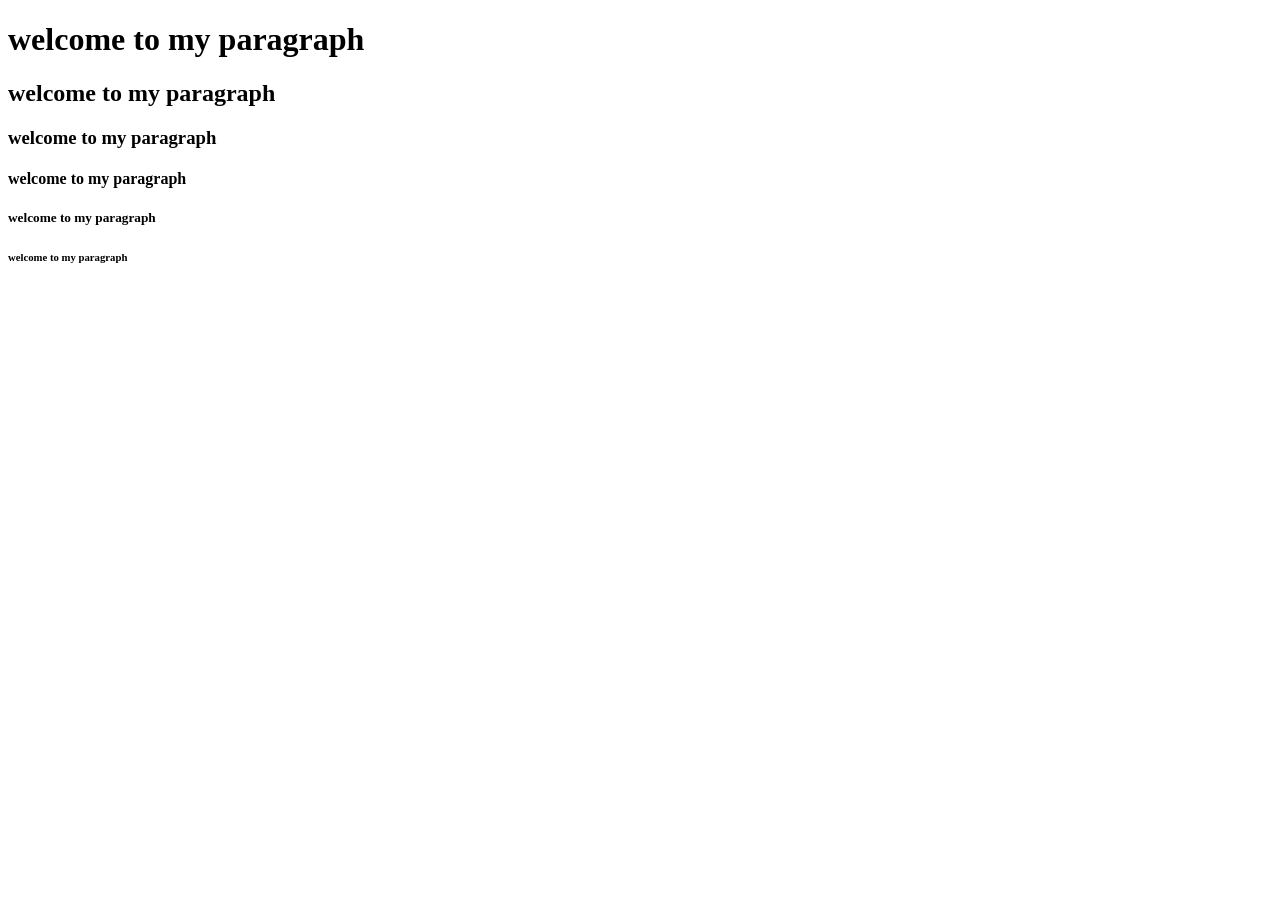
<file: INDEX.HTML>
<!DOCTYPE html>
<h1> welcome to my paragraph </h1>
<h2> welcome to my paragraph </h2>
<h3> welcome to my paragraph </h3>
<h4> welcome to my paragraph </h4>
<h5> welcome to my paragraph </h5>
<h6> welcome to my paragraph </h6>
</file>
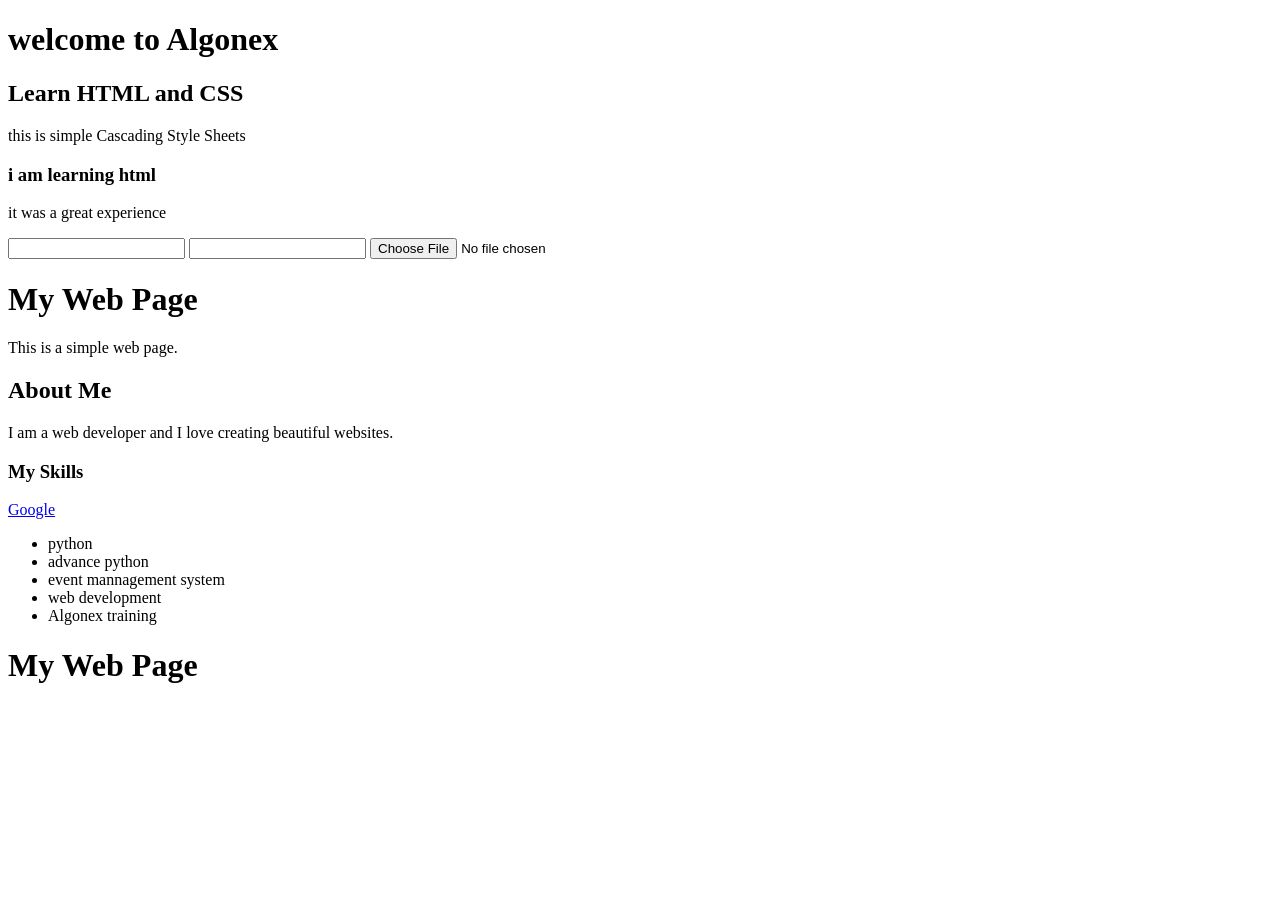
<file: Day1.html>
<!DOCTYPE html>
<html lang="en">
<head>
    <meta charset="UTF-8">
    <meta http-equiv="X-UA-Compatible" content="IE=edge">
    <meta name="viewport" content="width=device-width, initial-scale=1.0">
    <title>Document</title>
    <link rel="stylesheet" href="Day1.css">

</head>
<body>  
    <h1 class="heading1">welcome to Algonex</h1>
    <h2 class="heading2">Learn HTML and CSS</h2>
    <p class="heading3"> this is simple Cascading Style Sheets</p>
    <h3 class="heading4"> i  am learning html </h3>
    <p class="heading5"> it was a great experience</p>
    <input type="email" </input>
    <input type="password" </input>
    <input type="file" </input>
<div>
    <h1>My Web Page</h1>
    <p>This is a simple web page.</p>
    <h2>About Me</h2>
    <p>I am a web developer and I love creating beautiful websites.</p>
    <h3>My Skills</h3>
</div>
<a href="google"> Google</a>

<ul>
    <li> python</li>
    <li> advance python</li>
    <li> event mannagement system</li>
    <li> web development</li>
    <li>Algonex training</li>
</ul>

    <h1>My Web Page</h1>


</body>
</file>
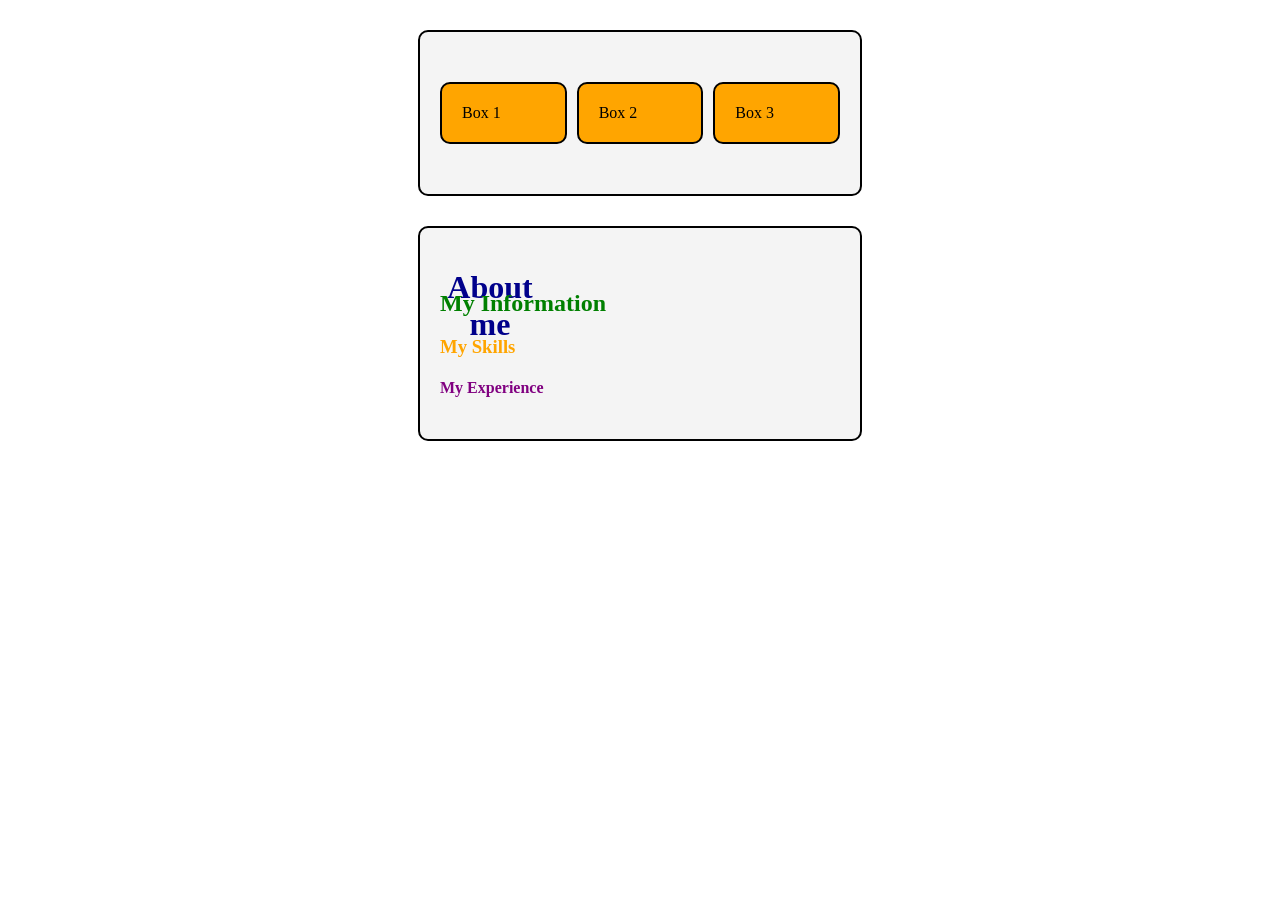
<file: Day2.html>
<!DOCTYPE html>
<html lang="en">
<head>
    <meta charset="UTF-8">
    <meta http-equiv="X-UA-Compatible" content="IE=edge">
    <meta name="viewport" content="width=device-width, initial-scale=1.0">
    <title>Document</title>
    <link rel="stylesheet" href="Day2.css">

</head>
<body> 
    
<div class="container">
    <div class="box">Box 1</div>
    <div class="box">Box 2</div>
    <div class="box">Box 3</div>
</div>

<div>
   <h1> About me </h1>
   <h2> My Information </h2>
   <h3> My Skills </h3>
   <h4> My Experience </h4>
   </div>
</body>
</html>
</file>
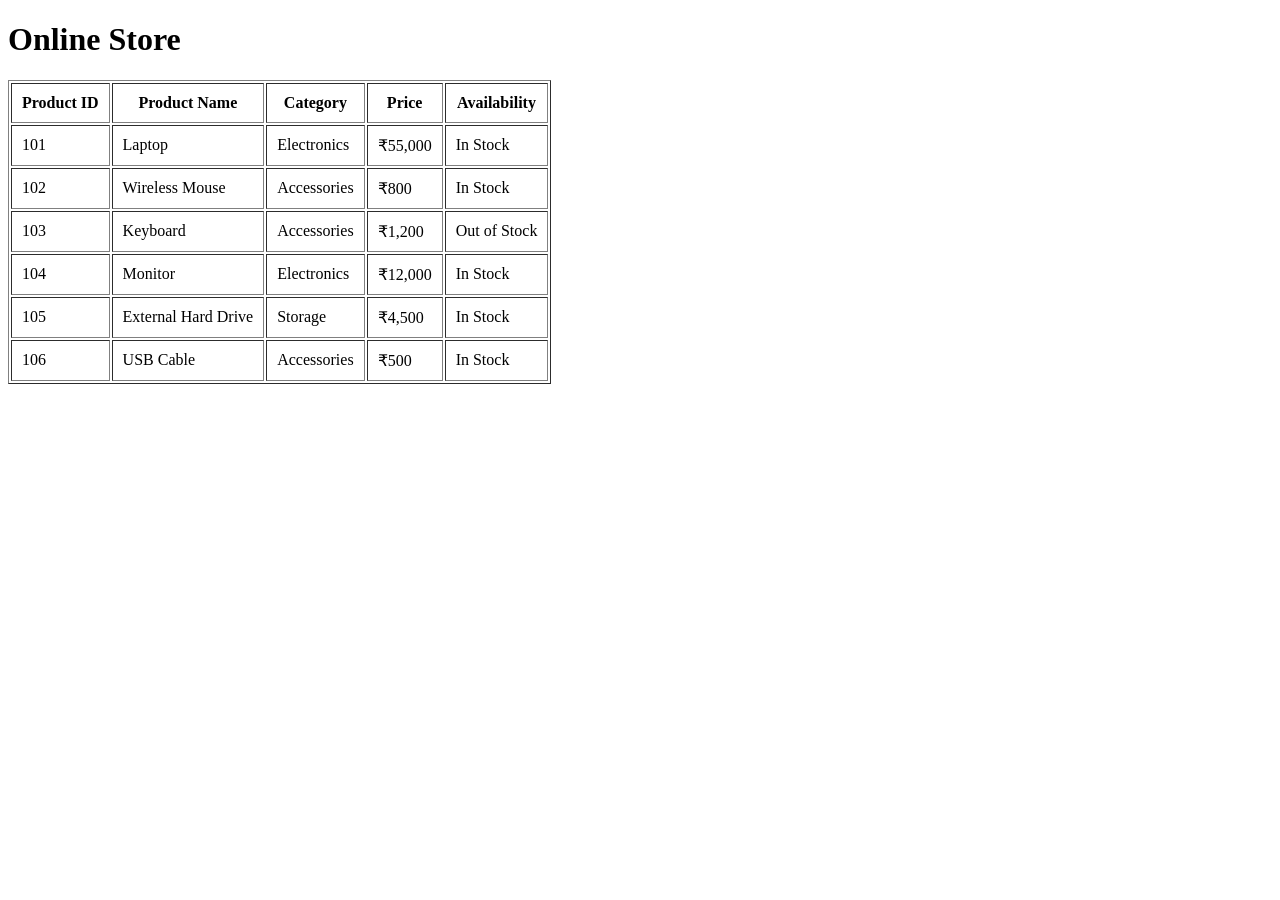
<file: Day3.1.html>
<!DOCTYPE html>
<html>
<head>
    <title>Product Listing</title>
</head>
<body>

<h1>Online Store</h1>

<table border="1" cellpadding="10">
    <tr>
        <th>Product ID</th>
        <th>Product Name</th>
        <th>Category</th>
        <th>Price</th>
        <th>Availability</th>
    </tr>

    <tr>
        <td>101</td>
        <td>Laptop</td>
        <td>Electronics</td>
        <td>₹55,000</td>
        <td>In Stock</td>
    </tr>

    <tr>
        <td>102</td>
        <td>Wireless Mouse</td>
        <td>Accessories</td>
        <td>₹800</td>
        <td>In Stock</td>
    </tr>

    <tr>
        <td>103</td>
        <td>Keyboard</td>
        <td>Accessories</td>
        <td>₹1,200</td>
        <td>Out of Stock</td>
    </tr>

    <tr>
        <td>104</td>
        <td>Monitor</td>
        <td>Electronics</td>
        <td>₹12,000</td>
        <td>In Stock</td>
    </tr>

    <tr>
        <td>105</td>
        <td>External Hard Drive</td>
        <td>Storage</td>
        <td>₹4,500</td>
        <td>In Stock</td>
    </tr>
    <tr>
        <td>106</td>
        <td>USB Cable</td>
        <td>Accessories</td>
        <td>₹500</td>
        <td>In Stock</td>
    </tr>

</table>

</body>
</html>
</file>
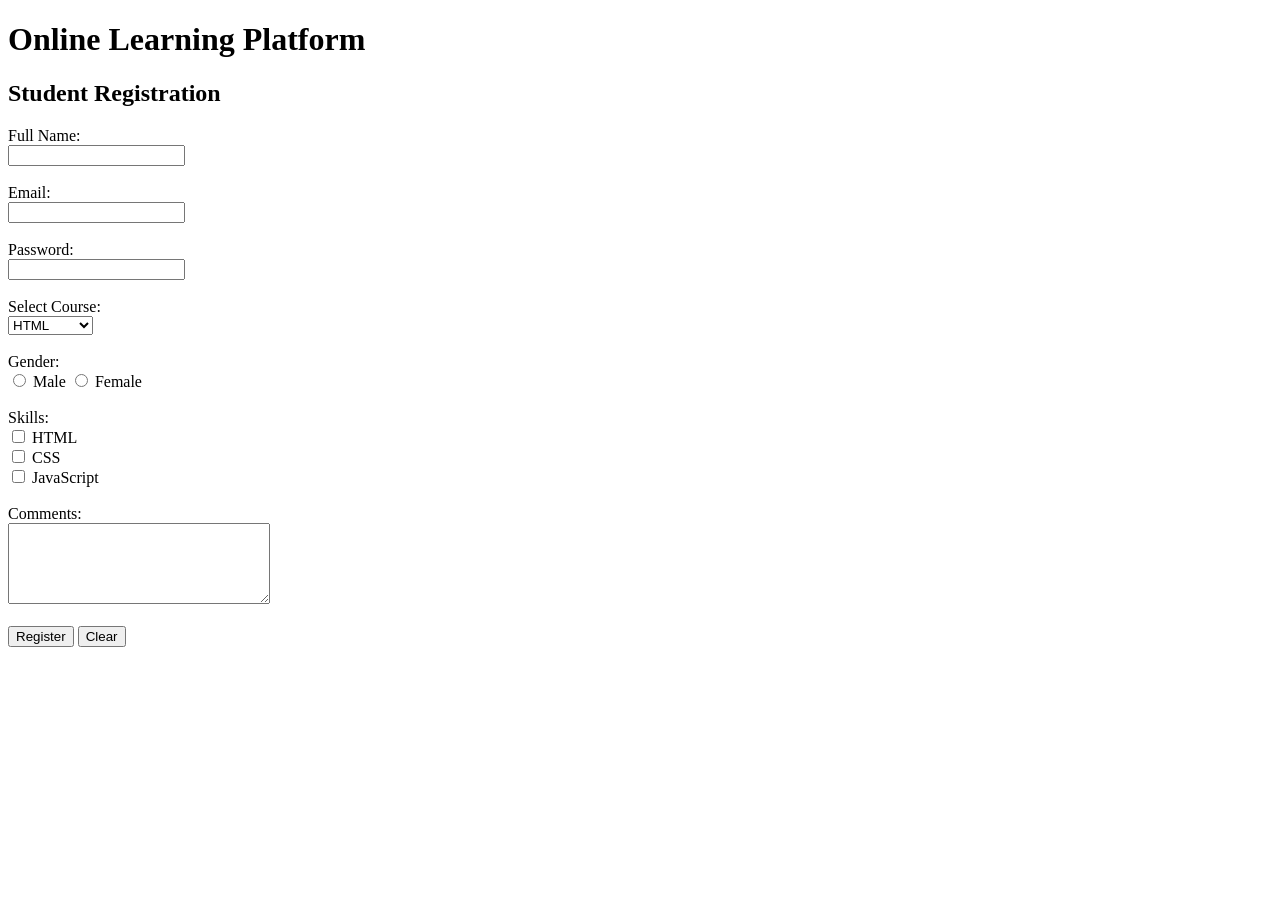
<file: day3.4.html>
<!DOCTYPE html>
<html>
<head>
    <title>Learning Platform</title>
</head>
<body>

<h1>Online Learning Platform</h1>

<section>
    <h2>Student Registration</h2>

    <form>

        <label for="name">Full Name:</label><br>
        <input type="text" id="name" name="name"><br><br>

        <label for="email">Email:</label><br>
        <input type="email" id="email" name="email"><br><br>

        <label for="password">Password:</label><br>
        <input type="password" id="password" name="password"><br><br>

        <label for="course">Select Course:</label><br>
        <select id="course" name="course">
            <option>HTML</option>
            <option>CSS</option>
            <option>JavaScript</option>
            <option>Python</option>
        </select><br><br>

        <label>Gender:</label><br>

        <input type="radio" id="male" name="gender">
        <label for="male">Male</label>

        <input type="radio" id="female" name="gender">
        <label for="female">Female</label><br><br>

        <label>Skills:</label><br>

        <input type="checkbox" id="html" name="skills">
        <label for="html">HTML</label><br>

        <input type="checkbox" id="css" name="skills">
        <label for="css">CSS</label><br>

        <input type="checkbox" id="js" name="skills">
        <label for="js">JavaScript</label><br><br>

        <label for="comments">Comments:</label><br>
        <textarea id="comments" rows="5" cols="30"></textarea><br><br>

        <input type="submit" value="Register">
        <input type="reset" value="Clear">

    </form>

</section>

</body>
</html>
</file>
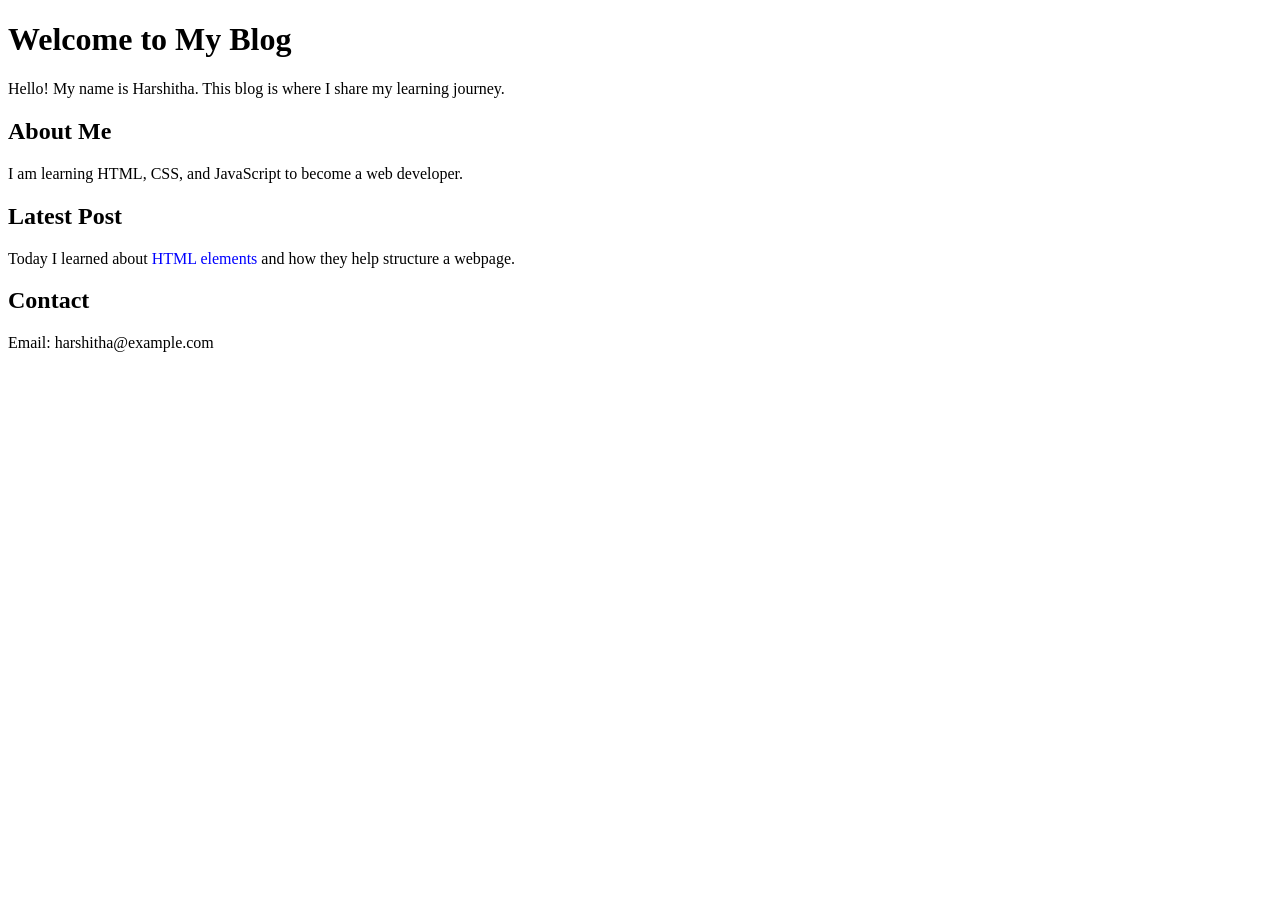
<file: Day3.html>
<!DOCTYPE html>
<html>
<head>
    <title>My Personal Blog</title>
</head>
<body>

<div>
    <h1>Welcome to My Blog</h1>
    <p>Hello! My name is Harshitha. This blog is where I share my learning journey.</p>
</div>

<div>
    <h2>About Me</h2>
    <p>I am learning HTML, CSS, and JavaScript to become a web developer.</p>
</div>

<div>
    <h2>Latest Post</h2>
    <p>
        Today I learned about
        <span style="color:blue;">HTML elements</span>
        and how they help structure a webpage.
    </p>
</div>

<div>
    <h2>Contact</h2>
    <p>Email: <span>harshitha@example.com</span></p>
</div>

</body>
</html>
</file>
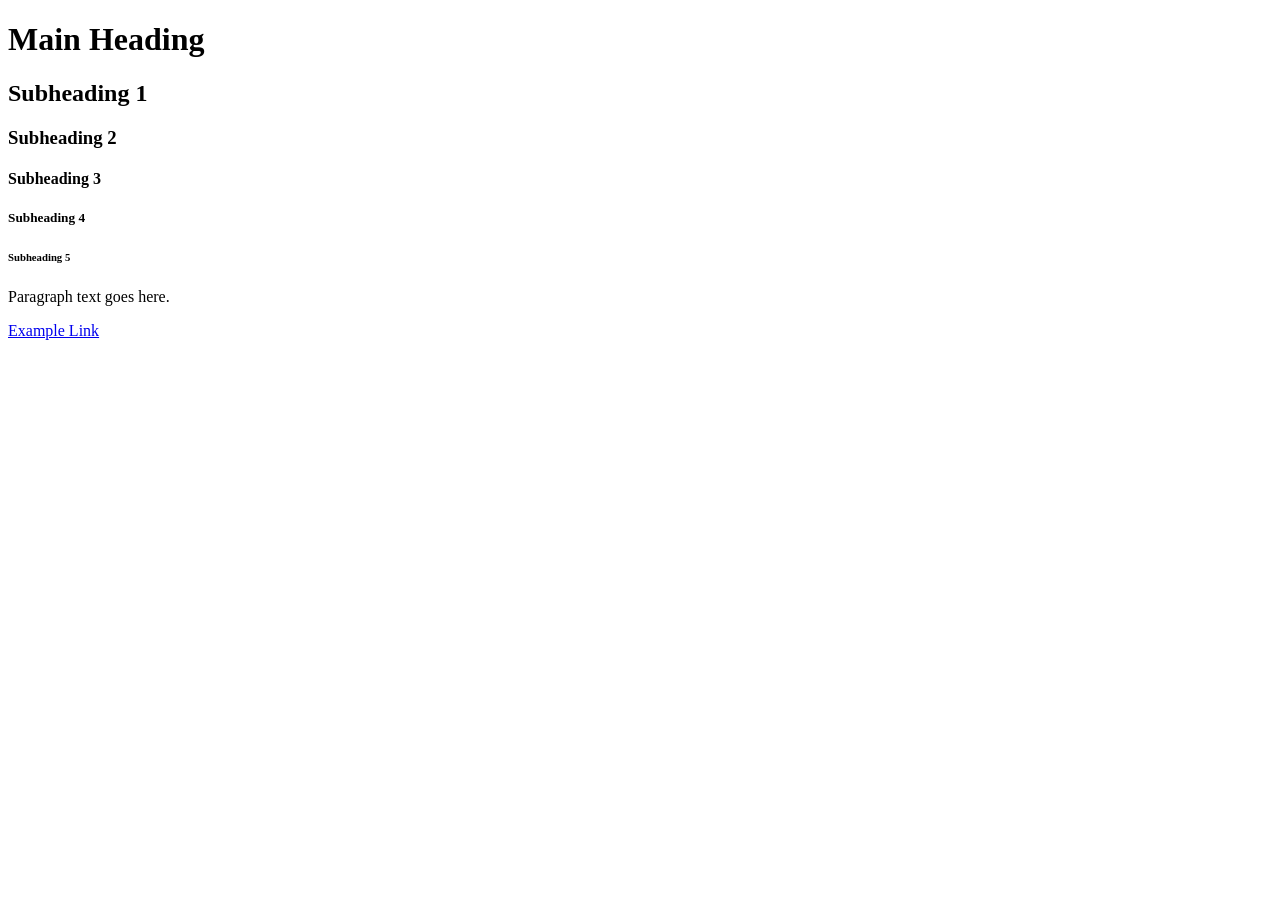
<file: headings.html>
<!DOCTYPE html>
<html>
<head>
    <title>Headings Example</title>
</head>
<body>
    <h1>Main Heading</h1>
    <h2>Subheading 1</h2>
    <h3>Subheading 2</h3>
    <h4>Subheading 3</h4>
    <h5>Subheading 4</h5>
    <h6>Subheading 5</h6>  
    <p>Paragraph text goes here.</p>
    <a href="https://www.linkedin.com/in/harshitha-cheruku

"> Example Link</a>

</body>

</html>
</file>
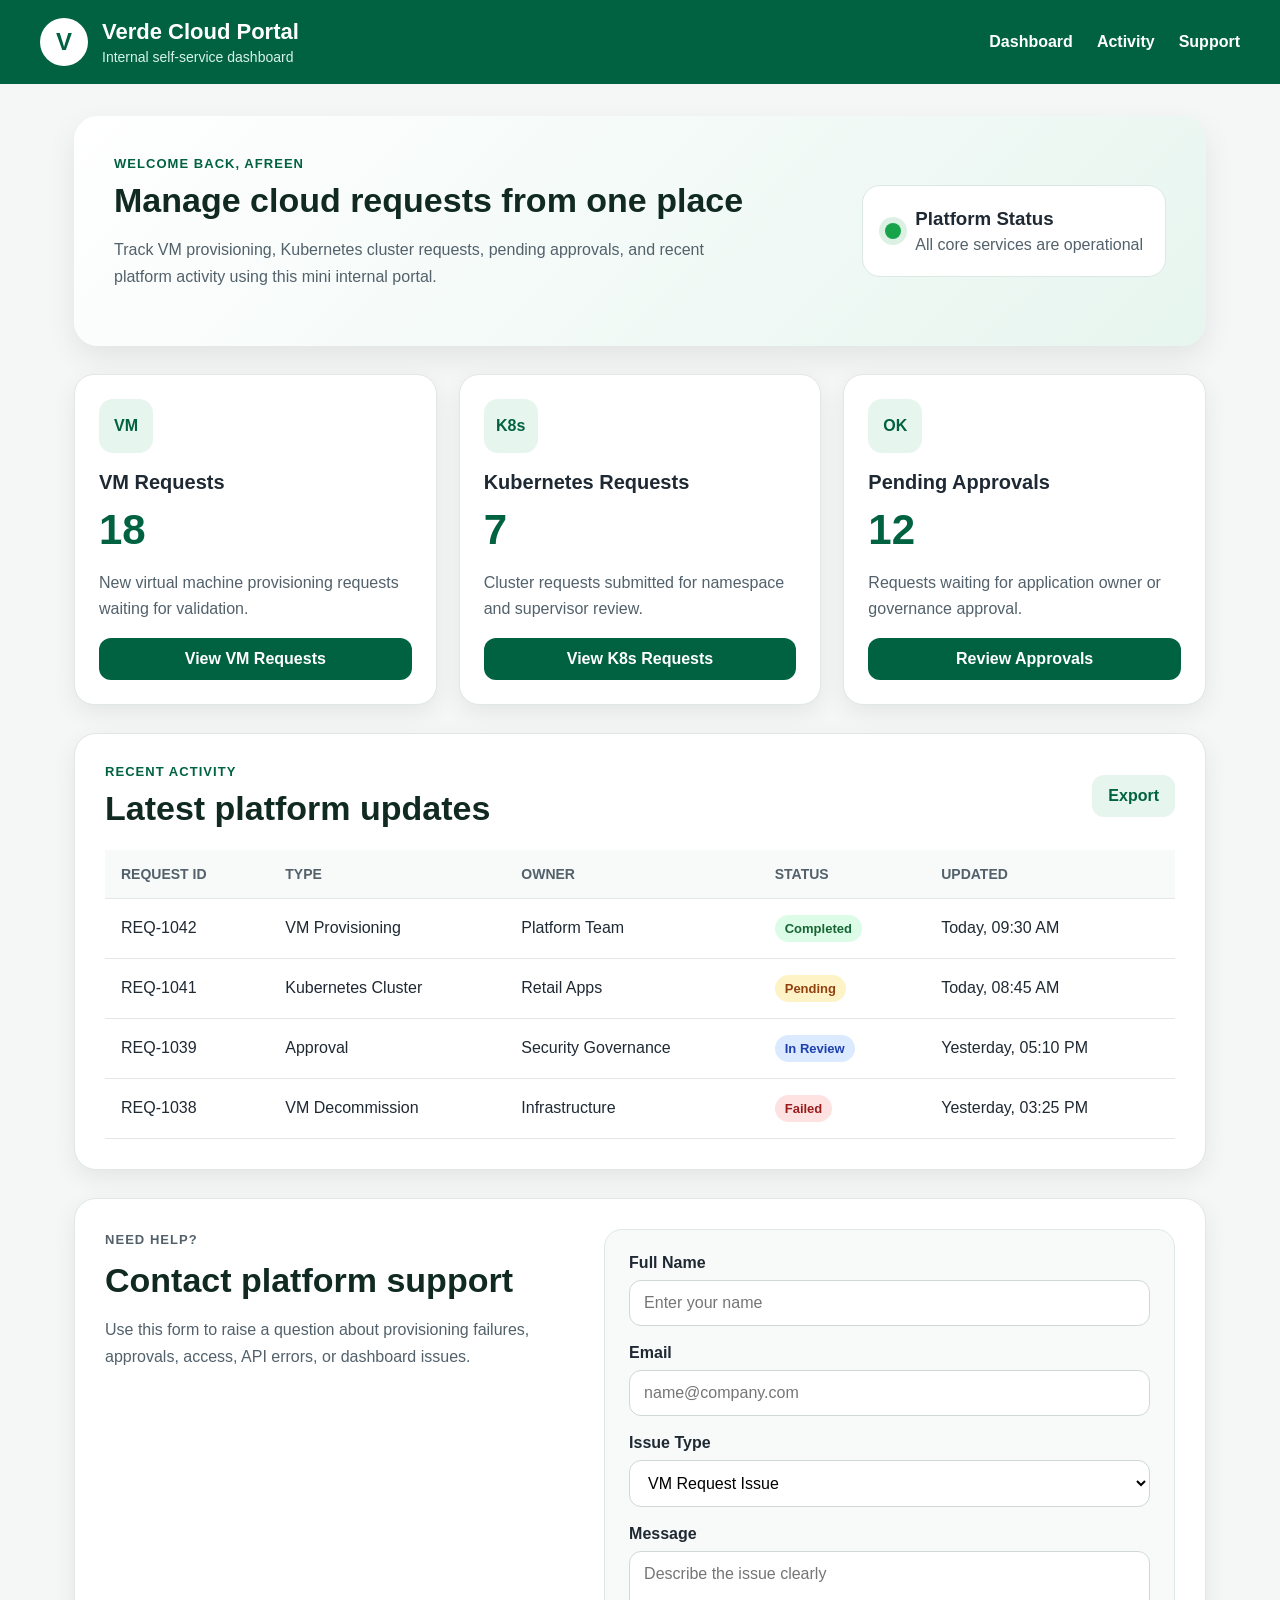
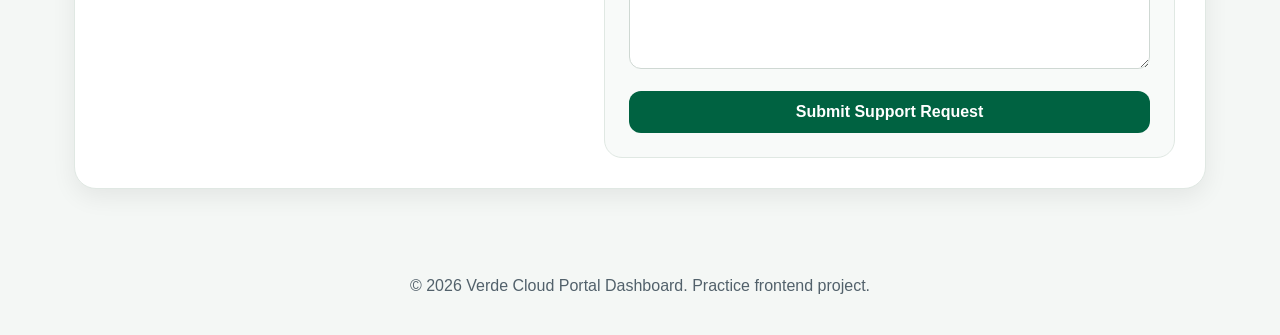
<file: index - Copy.html>
<!DOCTYPE html>
<html lang="en">
  <head>
    <meta charset="UTF-8" />
    <meta name="viewport" content="width=device-width, initial-scale=1.0" />
    <title>Verde Cloud Portal Dashboard</title>
    <link rel="stylesheet" href="style.css" />
  </head>

  <body>
    <!--
      VERDE CLOUD PORTAL DASHBOARD
      This is a beginner-friendly real-time frontend project.
      HTML is used for page structure.
      CSS is used for design, spacing, layout, colors, and responsiveness.
    -->

    <header class="navbar">
      <div class="brand">
        <div class="brand-logo">V</div>
        <div>
          <h1>Verde Cloud Portal</h1>
          <p>Internal self-service dashboard</p>
        </div>
      </div>

      <nav class="nav-links" aria-label="Main navigation">
        <a href="#dashboard">Dashboard</a>
        <a href="#activity">Activity</a>
        <a href="#support">Support</a>
      </nav>
    </header>

    <main>
      <section id="dashboard" class="hero-section">
        <div class="hero-content">
          <p class="eyebrow">Welcome back, Afreen</p>
          <h2>Manage cloud requests from one place</h2>
          <p>
            Track VM provisioning, Kubernetes cluster requests, pending approvals,
            and recent platform activity using this mini internal portal.
          </p>
        </div>

        <div class="hero-status-card">
          <span class="status-dot"></span>
          <div>
            <h3>Platform Status</h3>
            <p>All core services are operational</p>
          </div>
        </div>
      </section>

      <section class="cards-grid" aria-label="Request summary cards">
        <article class="dashboard-card vm-card">
          <div class="card-icon">VM</div>
          <div class="card-content">
            <h3>VM Requests</h3>
            <p class="card-number">18</p>
            <p class="card-description">
              New virtual machine provisioning requests waiting for validation.
            </p>
          </div>
          <button class="card-button">View VM Requests</button>
        </article>

        <article class="dashboard-card k8s-card">
          <div class="card-icon">K8s</div>
          <div class="card-content">
            <h3>Kubernetes Requests</h3>
            <p class="card-number">7</p>
            <p class="card-description">
              Cluster requests submitted for namespace and supervisor review.
            </p>
          </div>
          <button class="card-button">View K8s Requests</button>
        </article>

        <article class="dashboard-card approval-card">
          <div class="card-icon">OK</div>
          <div class="card-content">
            <h3>Pending Approvals</h3>
            <p class="card-number">12</p>
            <p class="card-description">
              Requests waiting for application owner or governance approval.
            </p>
          </div>
          <button class="card-button">Review Approvals</button>
        </article>
      </section>

      <section id="activity" class="content-section">
        <div class="section-header">
          <div>
            <p class="eyebrow">Recent Activity</p>
            <h2>Latest platform updates</h2>
          </div>
          <button class="secondary-button">Export</button>
        </div>

        <div class="table-wrapper">
          <table>
            <thead>
              <tr>
                <th>Request ID</th>
                <th>Type</th>
                <th>Owner</th>
                <th>Status</th>
                <th>Updated</th>
              </tr>
            </thead>
            <tbody>
              <tr>
                <td>REQ-1042</td>
                <td>VM Provisioning</td>
                <td>Platform Team</td>
                <td><span class="badge success">Completed</span></td>
                <td>Today, 09:30 AM</td>
              </tr>
              <tr>
                <td>REQ-1041</td>
                <td>Kubernetes Cluster</td>
                <td>Retail Apps</td>
                <td><span class="badge warning">Pending</span></td>
                <td>Today, 08:45 AM</td>
              </tr>
              <tr>
                <td>REQ-1039</td>
                <td>Approval</td>
                <td>Security Governance</td>
                <td><span class="badge info">In Review</span></td>
                <td>Yesterday, 05:10 PM</td>
              </tr>
              <tr>
                <td>REQ-1038</td>
                <td>VM Decommission</td>
                <td>Infrastructure</td>
                <td><span class="badge danger">Failed</span></td>
                <td>Yesterday, 03:25 PM</td>
              </tr>
            </tbody>
          </table>
        </div>
      </section>

      <section id="support" class="content-section support-section">
        <div class="support-info">
          <p class="eyebrow">Need Help?</p>
          <h2>Contact platform support</h2>
          <p>
            Use this form to raise a question about provisioning failures,
            approvals, access, API errors, or dashboard issues.
          </p>
        </div>

        <form class="support-form">
          <div class="form-group">
            <label for="name">Full Name</label>
            <input id="name" type="text" placeholder="Enter your name" />
          </div>

          <div class="form-group">
            <label for="email">Email</label>
            <input id="email" type="email" placeholder="name@company.com" />
          </div>

          <div class="form-group">
            <label for="issue-type">Issue Type</label>
            <select id="issue-type">
              <option>VM Request Issue</option>
              <option>Kubernetes Request Issue</option>
              <option>Approval Issue</option>
              <option>Dashboard Bug</option>
              <option>Other</option>
            </select>
          </div>

          <div class="form-group">
            <label for="message">Message</label>
            <textarea id="message" rows="5" placeholder="Describe the issue clearly"></textarea>
          </div>

          <button type="submit" class="primary-button">Submit Support Request</button>
        </form>
      </section>
    </main>

    <footer class="footer">
      <p>© 2026 Verde Cloud Portal Dashboard. Practice frontend project.</p>
    </footer>
  </body>
</html>
</file>
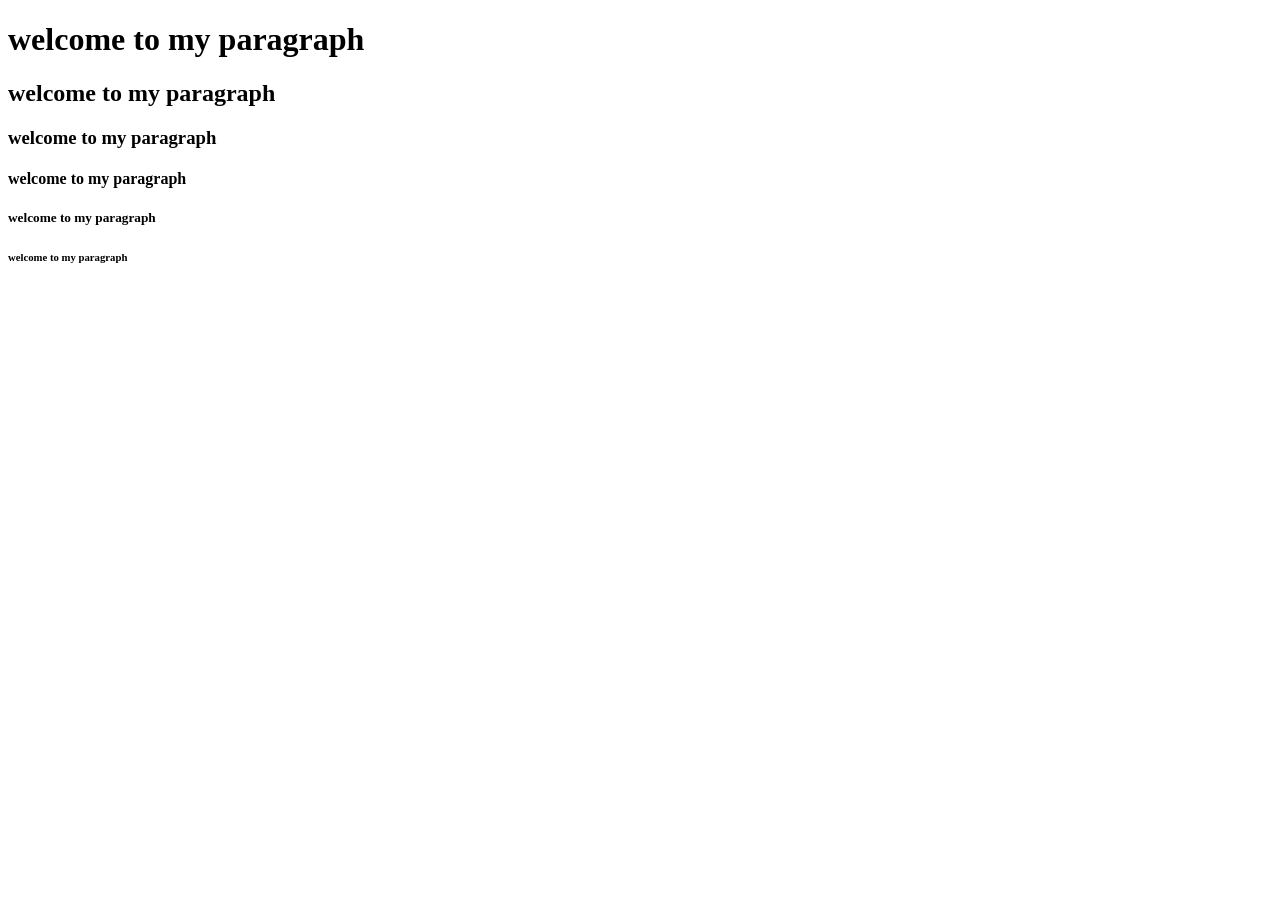
<file: List.html>
<!DOCTYPE html>
<html>
    <head>
        <title> Welcome to My First WebPage  </title>
    </head>
<body>
      <h1>welcome to my paragraph</h1>
      <h2>welcome to my paragraph</h2>
      <h3>welcome to my paragraph</h3>
      <h4>welcome to my paragraph</h4>
      <h5>welcome to my paragraph</h5>
      <h6>welcome to my paragraph</h6>
</body>
</html>
</file>
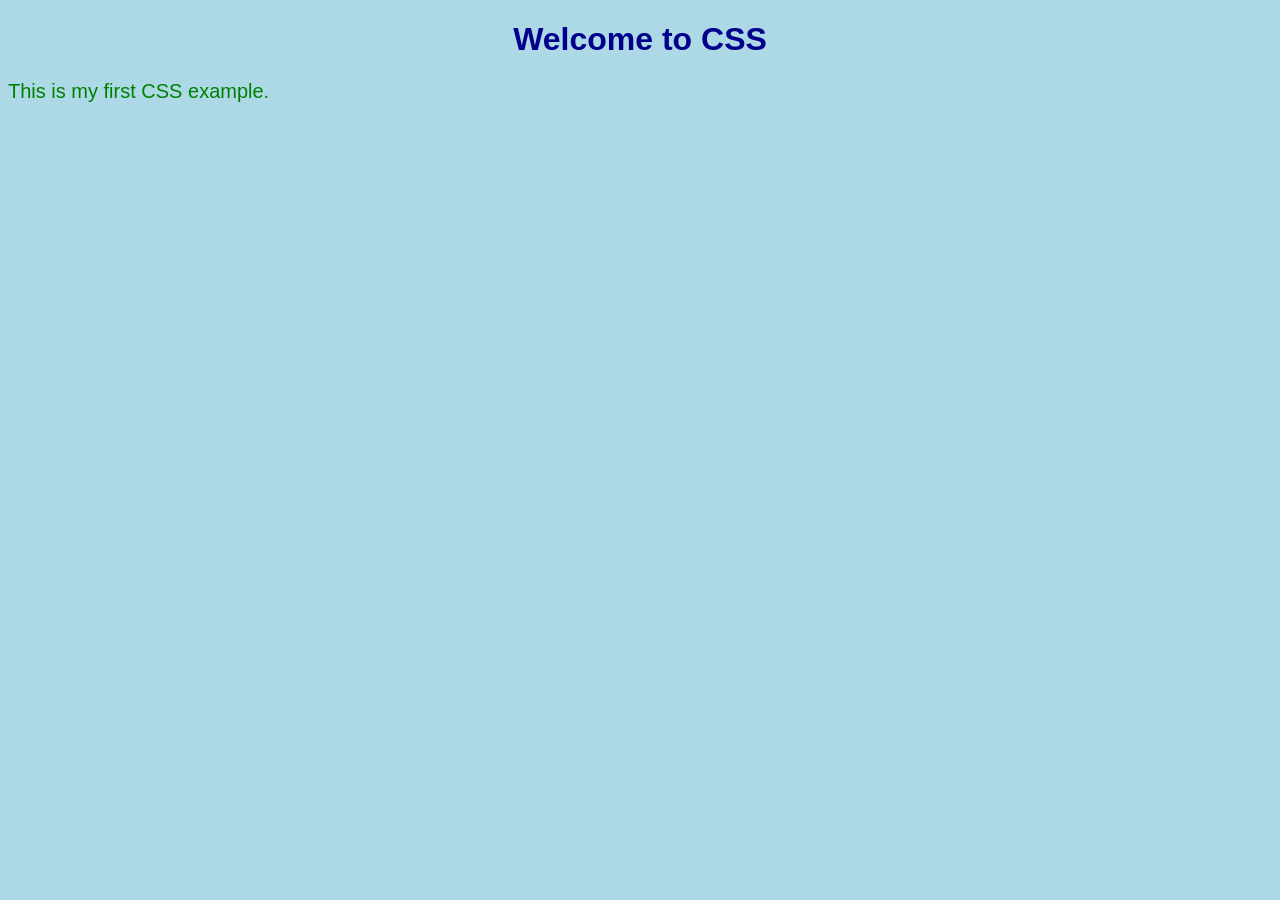
<file: login.html>
<!DOCTYPE html>
<html lang="en">
<head>
    <meta charset="UTF-8">
    <meta name="viewport" content="width=device-width, initial-scale=1.0">

    <title>My First CSS Page</title>

    <!-- Connecting CSS File -->
    <link rel="stylesheet" href="login.css">
</head>

<body>

    <h1>Welcome to CSS</h1>

    <p>This is my first CSS example.</p>

</body>

</html>
</file>
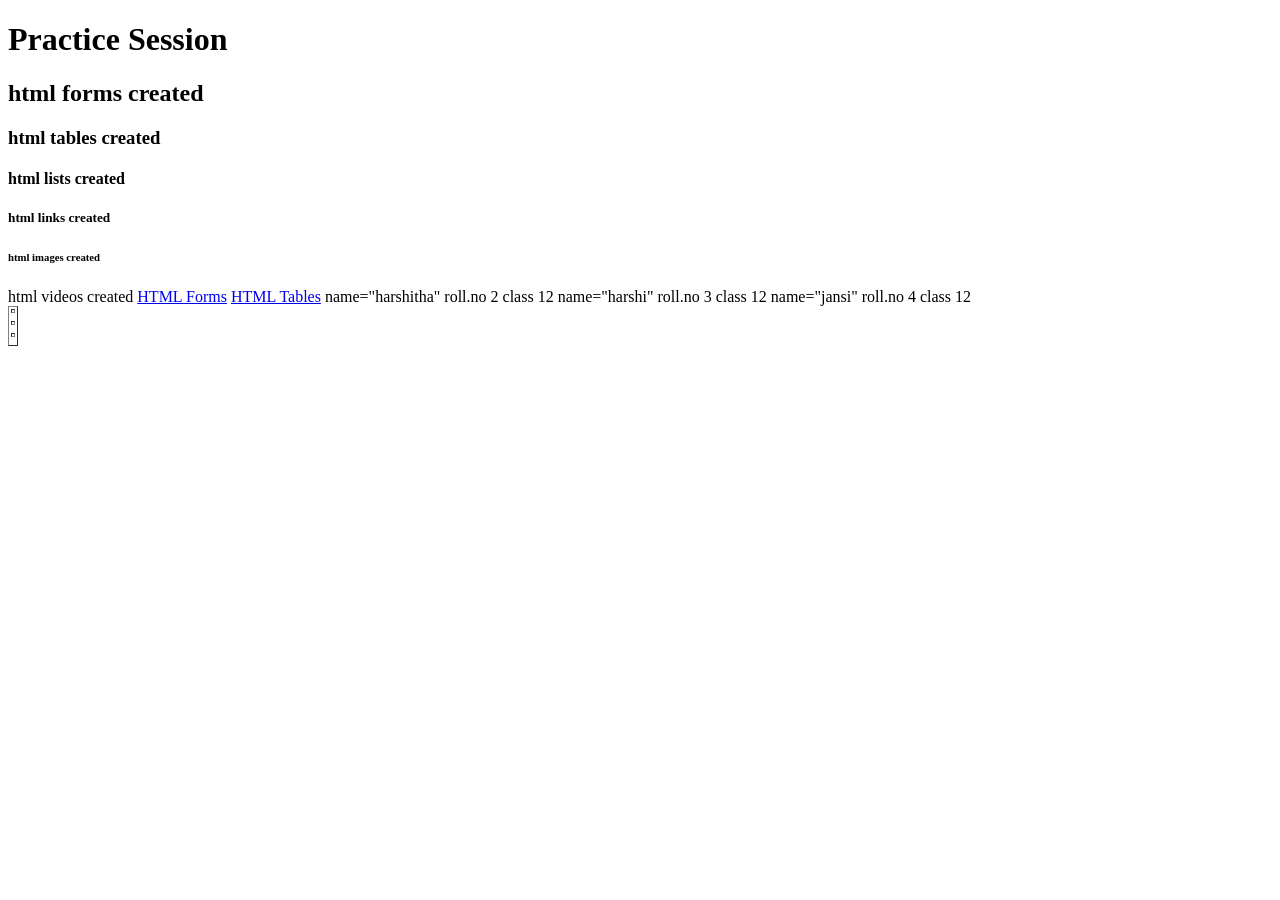
<file: practice_session.html>
<!DOCTYPE html>
<html>
<head>
    <title>Practice Session</title>
</head>
<body>

<h1>Practice Session</h1>
<h2> html forms created </h2>
<h3> html tables created </h3>
<h4> html lists created </h4>
<h5> html links created </h5>
<h6> html images created </h6>
<h7> html videos created </h7>

</body>
</html>
<body> 
    
<a href="https://www.w3schools.com/html/html_forms.asp">HTML Forms</a>
<a href="https://www.w3schools.com/html/html_tables.asp">HTML Tables</a>

<html>
    <table border="1">
        <td>
            <tr> name="harshitha" </tr>
            <tr> roll.no 2</tr>
            <tr> class 12  </tr>    
        </td>
        <td>
            <tr> name="harshi" </tr>
            <tr> roll.no 3</tr>
            <tr> class 12  </tr>
        </td>
        <td>    
            <tr> name="jansi" </tr>
            <tr> roll.no 4</tr>
            <tr> class 12  </tr>                
        </td>
    </table>
    
</html>

</body>
</file>
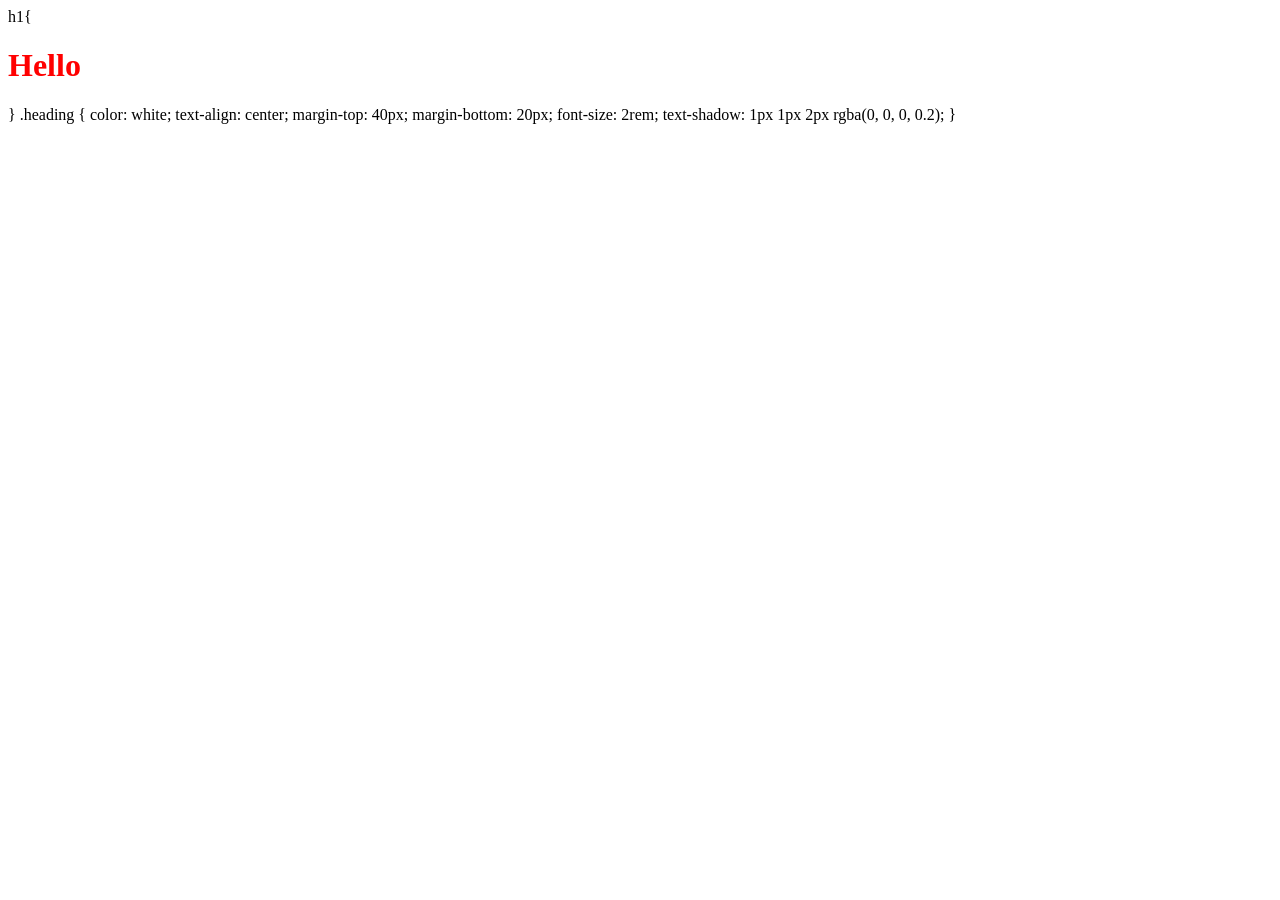
<file: spark.html>
<!DOCTYPE html>
<html>
<head>
    <title>welcome to Spark</title>
</head>
<body>
    h1{
        <h1 style="color: red;">Hello</h1>
    }
.heading {
    color: white;
    text-align: center;
    margin-top: 40px;
    margin-bottom: 20px;
    font-size: 2rem;
    text-shadow: 1px 1px 2px rgba(0, 0, 0, 0.2);
}
</file>
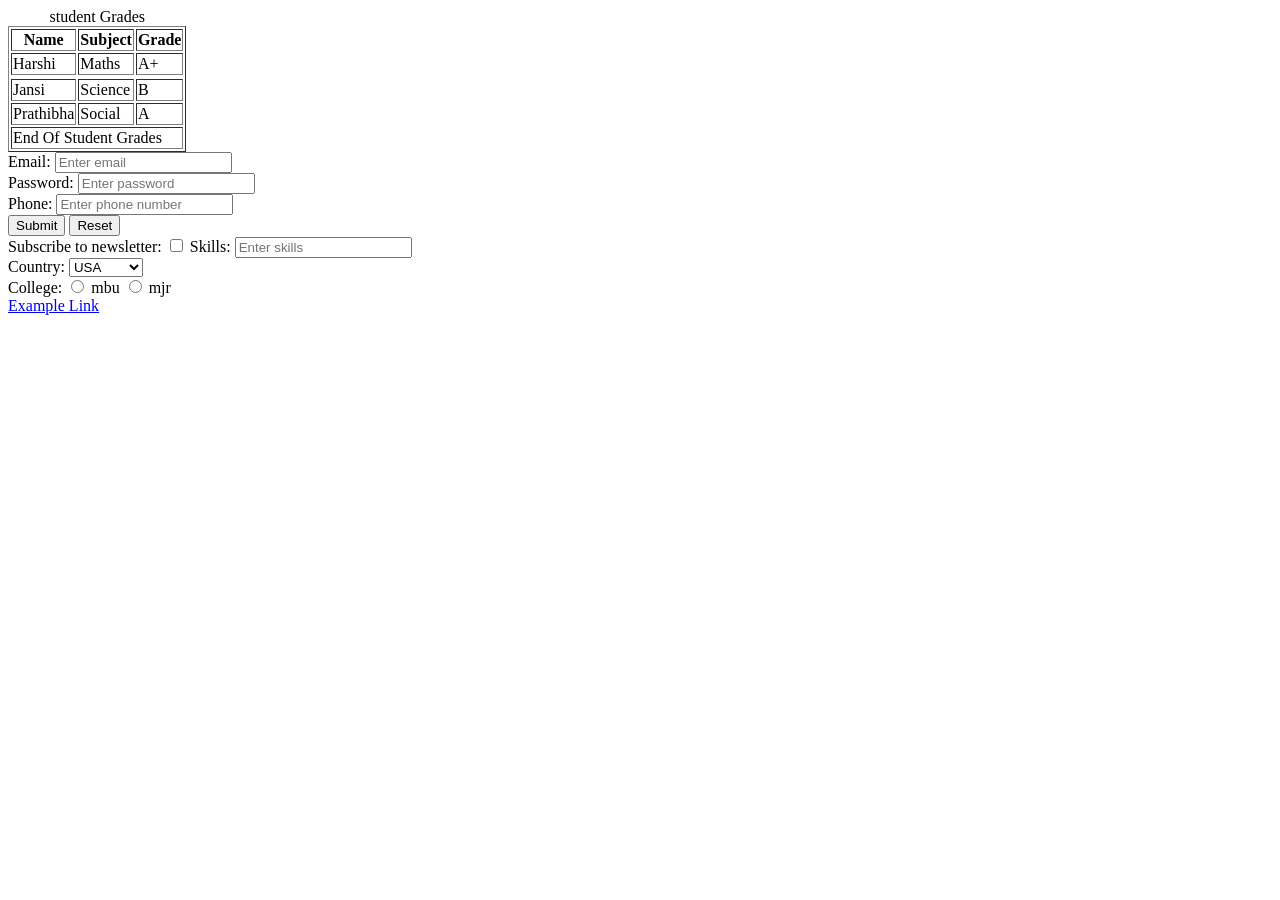
<file: Table.html>
<!DOCTYPE html/>
<head>
    <Title>HTML Table Example </Title>
</head>
<body>
    <table border ="1">
    <caption>student Grades</caption>
    <thead>
        
            <th>Name</th>
            <th>Subject</th>
            <th>Grade</th>
        
    </thead>
    <tbody>
    <tr>
        <td>Harshi</td>
        <td>Maths</td>
        <td>A+</td>
        </tr>
        <tr>
    <tr>
        <td>Jansi</td>
        <td>Science</td>
        <td>B</td>
    </tr>
    
        <td>Prathibha</td>
        <td>Social</td>
        <td>A</td>
    
</body>
<tfoot>
    <tr>
        <td colspan="3"> End Of Student Grades</td>
    </tr>

</tfoot>
</table>
<div><label for="email">Email:</label>
<input type="email" id="email" name="email" placeholder="Enter email"></div>
<div><label for="password">Password:</label>
<input type="password" id="password" name="password" placeholder="Enter password"></div>
<div><label for="phone">Phone:</label>
<input type="tel" id="phone" name="phone" placeholder="Enter phone number"></div>

<div>
     
    <input type="submit" value="Submit">
    <input type="reset" value="Reset">
</div>
<div> 
    <label for="checkbox">Subscribe to newsletter:</label>
    <input type="checkbox" id="checkbox" name="checkbox">
    <label for="skills">Skills:</label>
    <input type="text" id="skills" name="skills" placeholder="Enter skills"></div>


<div>
    <label for="country">Country:</label>
    <select id="country" name="country">
        <option value="usa">USA</option>
        <option value="canada">Canada</option>
        <option value="uk">UK</option>
        <option value="australia">Australia</option>
    </select>
<div> 
    <label for="radio" college>College:</label>
    <input type="radio" id="college1" name="college" value="college1">
    <label for="college1">mbu</label>
    <input type="radio" id="college2" name="college" value="college2">
    <label for="college2">mjr</label>
</div>




<a href="https://www.linkedin.com/in/harshitha-cheruku/"> Example Link</a>

</body>
</html>
</file>
<file: Day1.css>
/* 
.heading1 {
        color: blue;
}
.heading2 {
        color: green;
}
.heading3 {
        color: red;
}
.heading4 {
        color: purple;
}
.heading5 {
        color: orange;
} */
/* input [type=email]{
        color:white;
}
input [type=password]{
        color: blue;
}
input [type=file]{
        color:yellow;
}

 div p{
    
        color:purple;
 }

 a:hover{
        color:red;
 }

ul:first-child {
    color:blue;
    
}
ul:last-child{
    color:green;
}
ul:nth-child(2){
    color:orange;
} */ */
h1{
    margin:10px;
    padding:2px;
    border:1px;
    width:100px;
    height:10px;

}

/* syntax :
  selector {
    property: value;
  }
  element sector {
    property: value;
   */
/* <h1 class:heading> my webpage </h1> 
   <h2 class:heading>   */


/* class selector
  . heading {
    color: blue;
  }
  . h1. {color:red}
  . h2. {color:green}
  . h3. {color:purple}
   */
/* pseudo level selector
a:hover {color:red} */
/* a:visited{color:blue} 
a:link{color:green}
a:active {color:red}*/
</file>
<file: Day2.css>
h1{
    width: 100px;
    height: 1px;
}
.container {
    display: flex;
    gap: 10px;
}

.box {
    flex: 1;
    background: orange;
    padding: 20px;
}


@media (max-width: 600px) {
    .container {
        flex-direction: column;
    }
}

div {
    width: 400px;
    margin: 30px auto;
    padding: 20px;
    border: 2px solid black;
    background-color: #f4f4f4;
    border-radius: 10px;
}


h1 {
    color: darkblue;
    text-align: center;
    margin-bottom: 20px;
}

h2 {
    color: green;
    margin-bottom: 15px;
}

h3 {
    color: orange;
    margin-bottom: 15px;
}

h4 {
    color: purple;
}
</file>
<file: style.css>
/*
  VERDE CLOUD PORTAL DASHBOARD CSS
  This file controls the design of the project.
  Keep CSS separate from HTML in real frontend projects.
*/

* {
  box-sizing: border-box;
}

body {
  margin: 0;
  font-family: Arial, Helvetica, sans-serif;
  background-color: #f4f7f5;
  color: #1f2933;
}

a {
  color: inherit;
  text-decoration: none;
}

button,
input,
select,
textarea {
  font: inherit;
}

button {
  cursor: pointer;
}

.navbar {
  background-color: #006241;
  color: white;
  padding: 18px 40px;
  display: flex;
  justify-content: space-between;
  align-items: center;
  gap: 24px;
  position: sticky;
  top: 0;
  z-index: 10;
}

.brand {
  display: flex;
  align-items: center;
  gap: 14px;
}

.brand-logo {
  width: 48px;
  height: 48px;
  border-radius: 50%;
  background-color: white;
  color: #006241;
  display: flex;
  justify-content: center;
  align-items: center;
  font-size: 24px;
  font-weight: 800;
}

.brand h1 {
  margin: 0;
  font-size: 22px;
}

.brand p {
  margin: 4px 0 0;
  color: #d8f3e8;
  font-size: 14px;
}

.nav-links {
  display: flex;
  gap: 24px;
  font-weight: 600;
}

.nav-links a:hover {
  color: #c8f7dc;
}

main {
  max-width: 1180px;
  margin: 0 auto;
  padding: 32px 24px 48px;
}

.hero-section {
  background: linear-gradient(135deg, #ffffff, #e7f5ef);
  border-radius: 24px;
  padding: 40px;
  display: flex;
  justify-content: space-between;
  align-items: center;
  gap: 28px;
  box-shadow: 0 12px 30px rgba(0, 0, 0, 0.08);
}

.eyebrow {
  color: #006241;
  font-weight: 800;
  text-transform: uppercase;
  letter-spacing: 0.08em;
  font-size: 13px;
  margin: 0 0 10px;
}

.hero-content h2,
.content-section h2 {
  margin: 0;
  font-size: 34px;
  color: #102a21;
}

.hero-content p:last-child,
.support-info p {
  color: #52616b;
  line-height: 1.7;
  max-width: 650px;
}

.hero-status-card {
  min-width: 280px;
  background-color: white;
  border: 1px solid #dce8e2;
  border-radius: 18px;
  padding: 22px;
  display: flex;
  align-items: center;
  gap: 14px;
}

.status-dot {
  width: 16px;
  height: 16px;
  background-color: #16a34a;
  border-radius: 50%;
  box-shadow: 0 0 0 6px rgba(22, 163, 74, 0.15);
}

.hero-status-card h3,
.hero-status-card p {
  margin: 0;
}

.hero-status-card p {
  margin-top: 6px;
  color: #52616b;
}

.cards-grid {
  display: grid;
  grid-template-columns: repeat(3, 1fr);
  gap: 22px;
  margin-top: 28px;
}

.dashboard-card {
  background-color: white;
  border-radius: 20px;
  padding: 24px;
  box-shadow: 0 8px 24px rgba(0, 0, 0, 0.07);
  border: 1px solid #e0e8e3;
}

.card-icon {
  width: 54px;
  height: 54px;
  border-radius: 14px;
  background-color: #e7f5ef;
  color: #006241;
  display: flex;
  justify-content: center;
  align-items: center;
  font-weight: 800;
  margin-bottom: 18px;
}

.card-content h3 {
  margin: 0;
  font-size: 20px;
}

.card-number {
  font-size: 42px;
  font-weight: 800;
  color: #006241;
  margin: 12px 0 6px;
}

.card-description {
  color: #52616b;
  line-height: 1.6;
}

.card-button,
.primary-button,
.secondary-button {
  border: none;
  border-radius: 12px;
  padding: 12px 16px;
  font-weight: 700;
}

.card-button,
.primary-button {
  background-color: #006241;
  color: white;
  width: 100%;
}

.card-button:hover,
.primary-button:hover {
  background-color: #004c32;
}

.secondary-button {
  background-color: #e7f5ef;
  color: #006241;
}

.content-section {
  background-color: white;
  border-radius: 22px;
  padding: 30px;
  margin-top: 28px;
  box-shadow: 0 8px 24px rgba(0, 0, 0, 0.07);
  border: 1px solid #e0e8e3;
}

.section-header {
  display: flex;
  justify-content: space-between;
  align-items: center;
  gap: 18px;
  margin-bottom: 22px;
}

.table-wrapper {
  overflow-x: auto;
}

table {
  width: 100%;
  border-collapse: collapse;
  min-width: 720px;
}

th,
td {
  padding: 16px;
  text-align: left;
  border-bottom: 1px solid #e5e7eb;
}

th {
  background-color: #f8faf9;
  color: #52616b;
  font-size: 14px;
  text-transform: uppercase;
}

.badge {
  display: inline-block;
  padding: 6px 10px;
  border-radius: 999px;
  font-size: 13px;
  font-weight: 700;
}

.success {
  background-color: #dcfce7;
  color: #166534;
}

.warning {
  background-color: #fef3c7;
  color: #92400e;
}

.info {
  background-color: #dbeafe;
  color: #1e40af;
}

.danger {
  background-color: #fee2e2;
  color: #991b1b;
}

.support-section {
  display: grid;
  grid-template-columns: 0.9fr 1.1fr;
  gap: 32px;
  align-items: start;
}

.support-form {
  background-color: #f8faf9;
  padding: 24px;
  border-radius: 18px;
  border: 1px solid #e0e8e3;
}

.form-group {
  margin-bottom: 18px;
}

label {
  display: block;
  margin-bottom: 8px;
  font-weight: 700;
}

input,
select,
textarea {
  width: 100%;
  padding: 13px 14px;
  border: 1px solid #cfd8d3;
  border-radius: 12px;
  background-color: white;
}

input:focus,
select:focus,
textarea:focus {
  outline: 3px solid rgba(0, 98, 65, 0.18);
  border-color: #006241;
}

textarea {
  resize: vertical;
}

.footer {
  text-align: center;
  padding: 24px;
  color: #52616b;
}

@media (max-width: 900px) {
  .navbar,
  .hero-section,
  .section-header {
    flex-direction: column;
    align-items: flex-start;
  }

  .nav-links {
    flex-wrap: wrap;
  }

  .cards-grid,
  .support-section {
    grid-template-columns: 1fr;
  }

  .hero-status-card {
    width: 100%;
    min-width: auto;
  }
}

@media (max-width: 520px) {
  .navbar {
    padding: 18px 22px;
  }

  main {
    padding: 22px 14px 36px;
  }

  .hero-section,
  .content-section {
    padding: 24px;
  }

  .hero-content h2,
  .content-section h2 {
    font-size: 26px;
  }

  .brand h1 {
    font-size: 18px;
  }
}
</file>
<file: login.css>
body {
    background-color: lightblue;
    font-family: Arial, sans-serif;
}

h1 {
    color: darkblue;
    text-align: center;
}

p {
    color: green;
    font-size: 20px;
}

.heading {
    color: white;
    text-align: center;
    margin-top: 40px;
    margin-bottom: 20px;
    font-size: 2rem;
    text-shadow: 1px 1px 2px rgba(0, 0, 0, 0.2);
}
</file>
